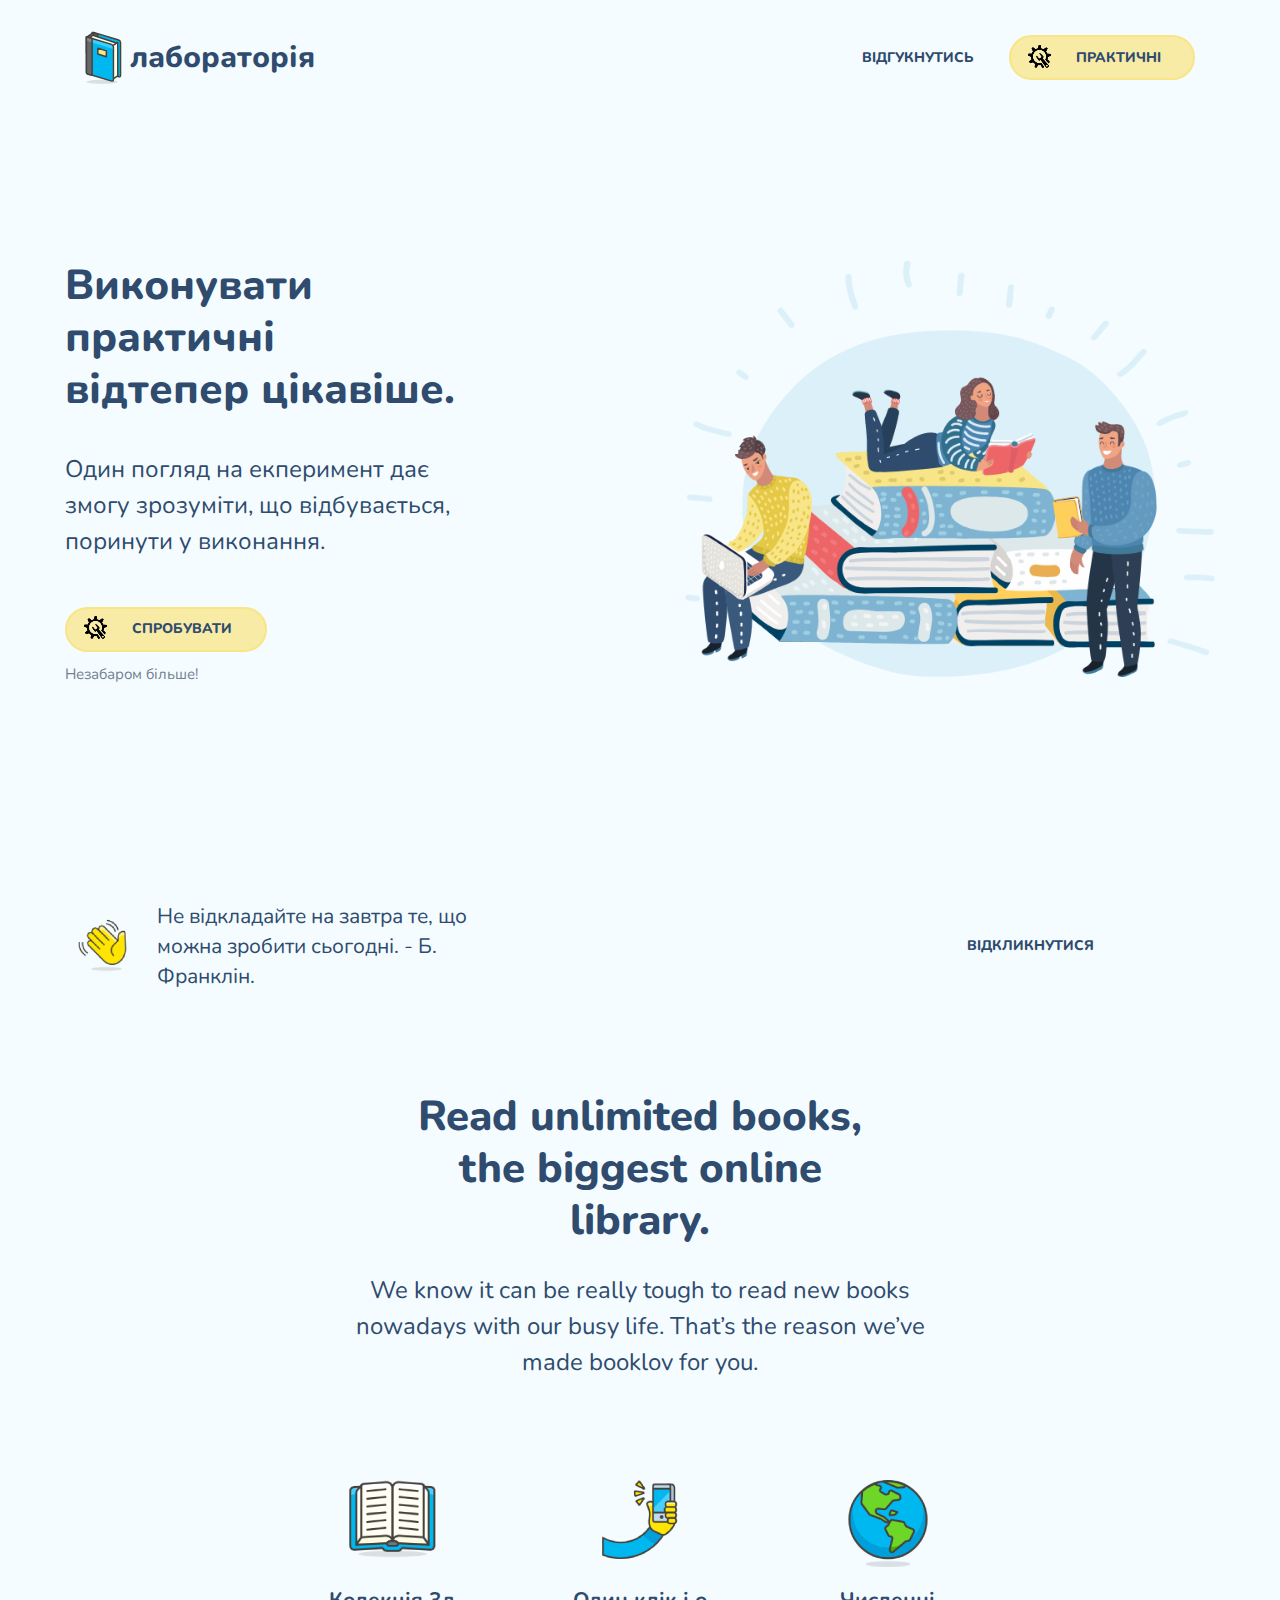
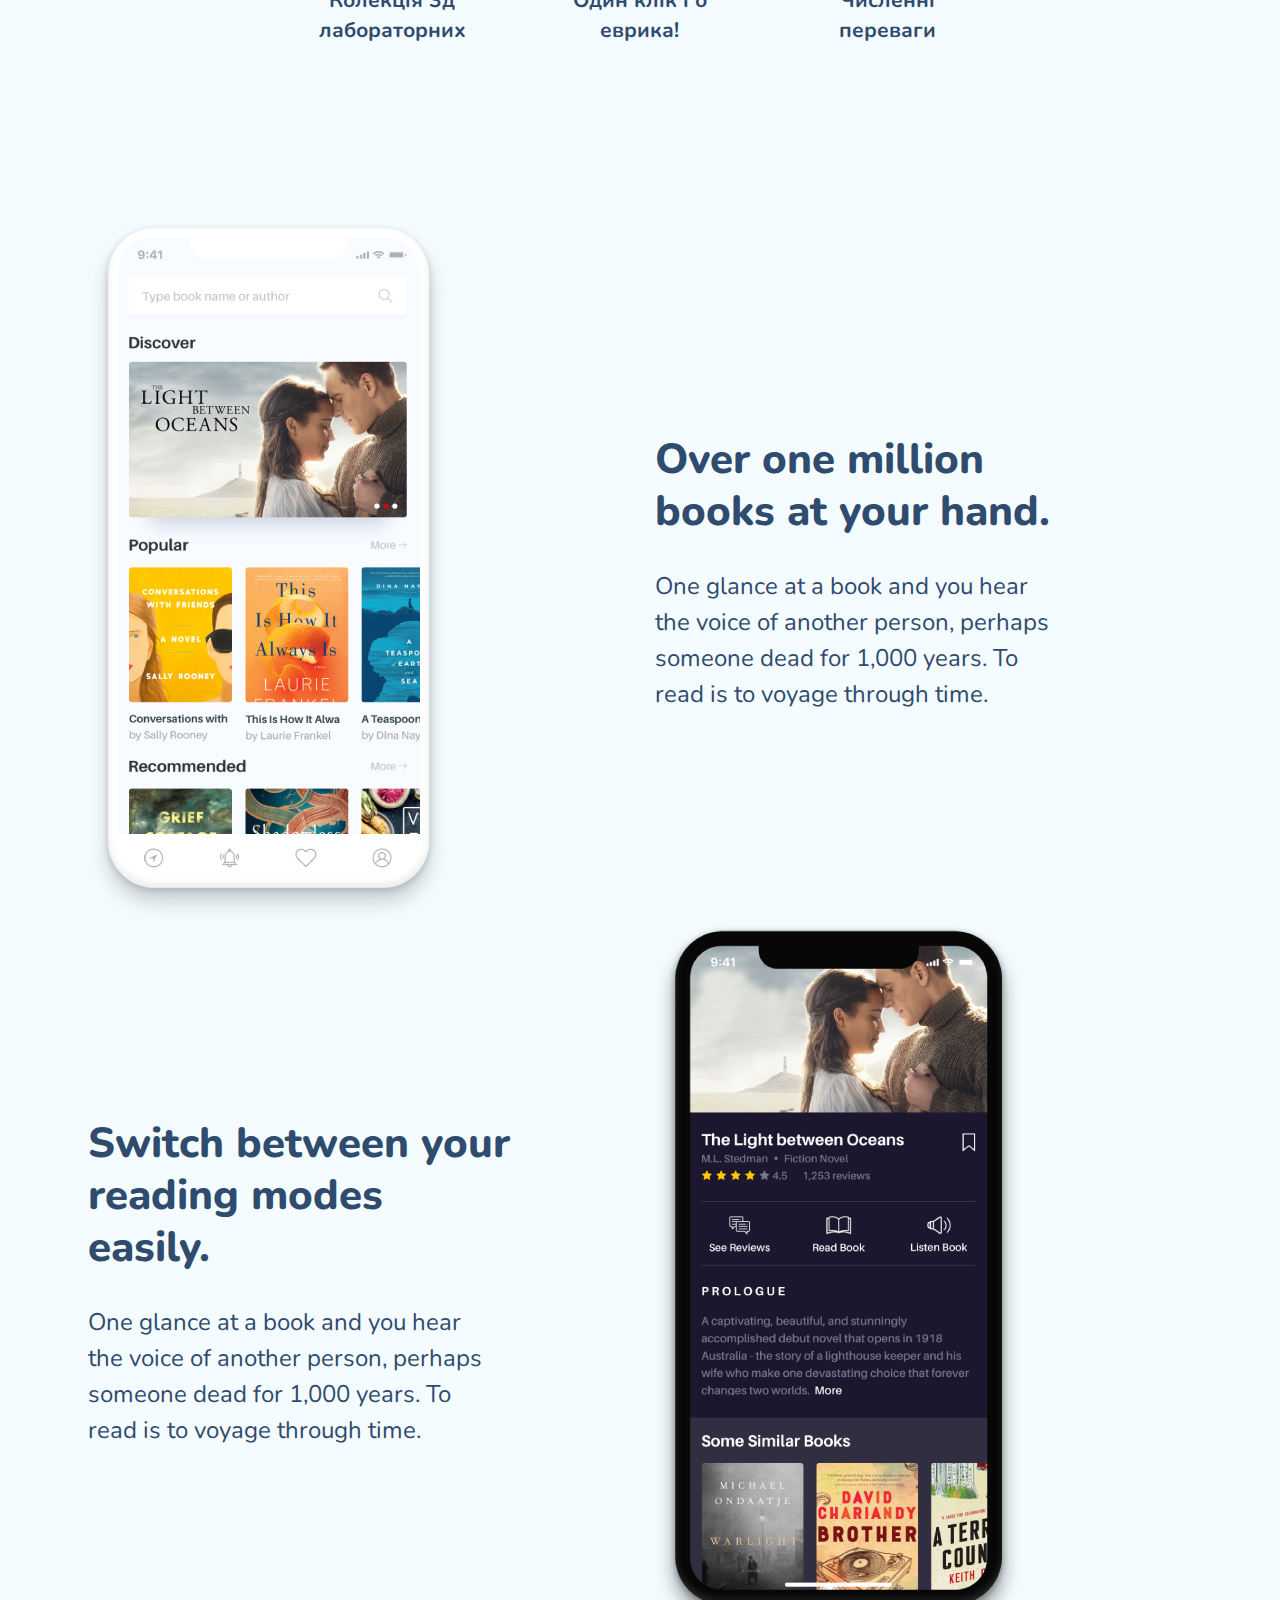
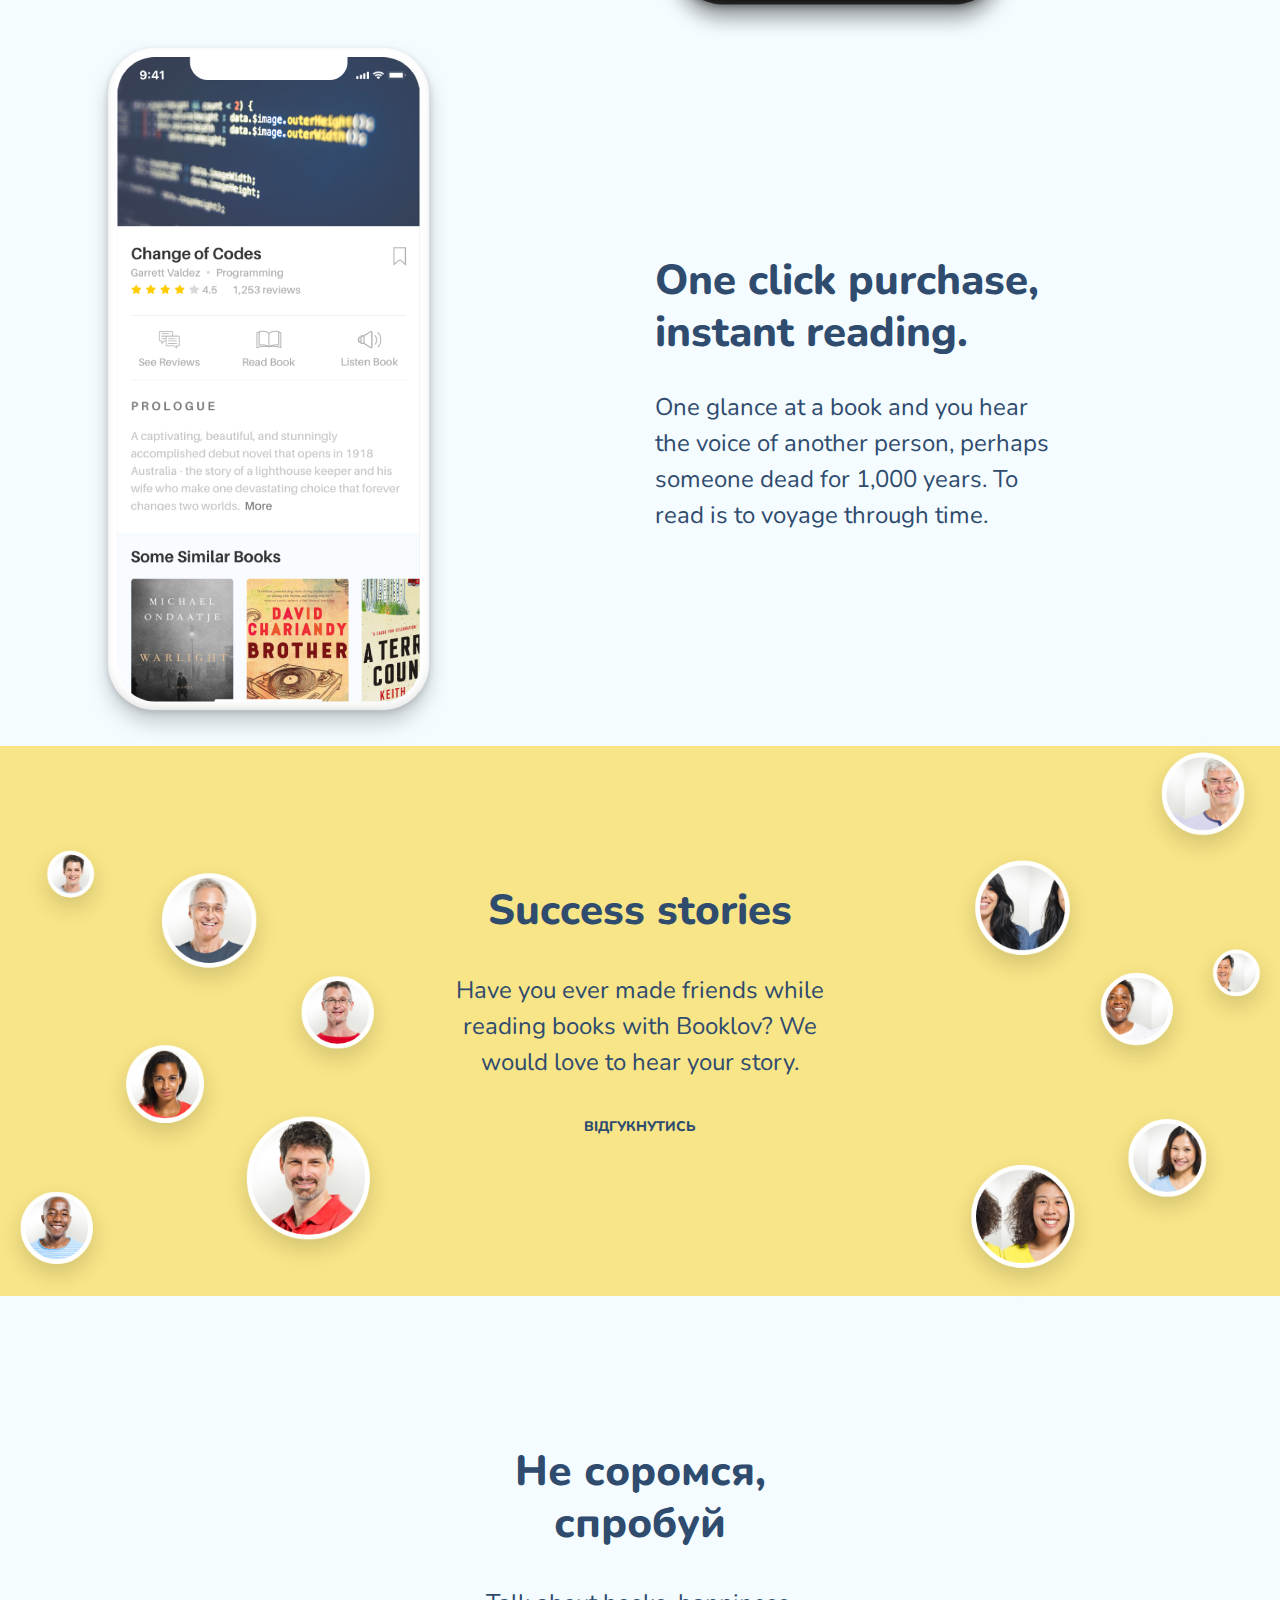
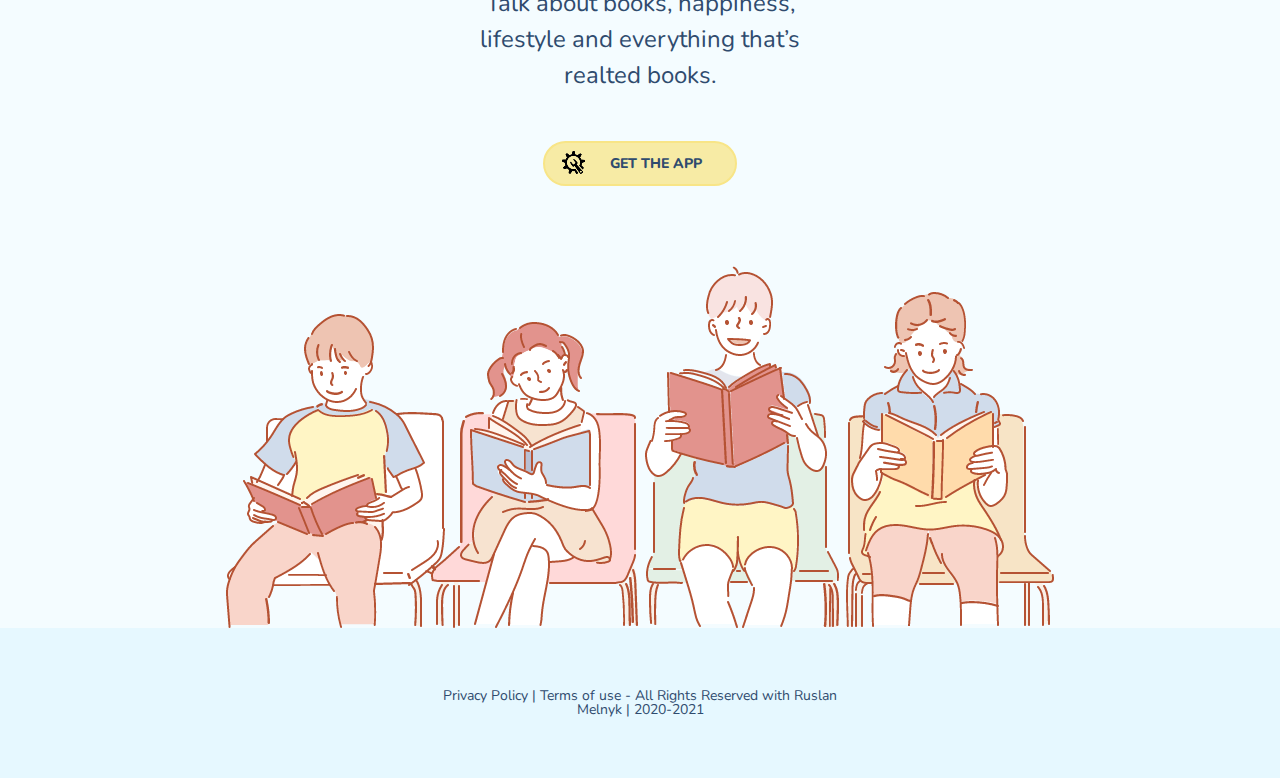
<file: index.html>
<!DOCTYPE html>
<html lang="ua">
<head>
    <meta charset="UTF-8">
    <meta name="viewport" content="width=device-width, user-scalable=no">
    <link rel="stylesheet" href="css/style.css">
    <link rel="shortcut icon" href="images/icons/1.svg" type="image/svg">
    <title>Головна</title>
</head>
<body>
    <div class="wrapper">
        <header class="header">
            <div class="header_container container">
                <div class="header_column header_first-column">
                    <a class="header_logo" href="index.html">
                        <img src="images/icons/1.svg" alt="header_logo" class="logo_image">
                        <div class="logo_text">лабораторія</div>
                    </a>
                </div>
                <div class="header_column header_second-column">
                    <div class="header_contacts">
                        <a class="contacts_telegram btn" href="https://t.me/jusikx_lab"><span>Відгукнутись</span></a>
                        <a class="contacts_app btn" href="test.html"><img src="images/icons/2-3 (2).png" alt="apple-app" class="app_icon"><span class="app_text">Практичні</span></a>
                    </div>
                </div>
            </div>
        </header>
        <div class="page-1">
            <section class="reading">
                <div class="reading_container">
                    <div class="reading_content">
                        <div class="title">
                            <div class="title_item">Виконувати практичні відтепер цікавіше.</div>
                            <div class="title_body">Один погляд на екперимент дає змогу зрозуміти, що відбувається, поринути у виконання.</div>
                            <div class="app_container app_container-hidden"><a class="title_app btn" href="test.html"><img src="images/icons/2-3 (2).png" alt="apple-app" class="app_icon"><span class="app_text">Спробувати</span></a></div>
                            <div class="title_sub-text">Незабаром більше!</div>
                        </div>
                    </div>
                    <div class="reading_image"><img src="images/reading_real-image.png" alt="reading_image" class="reading_real-image"></div>
                </div>
                <div class="reading_footer">
                    <div class="wish">
                        <img src="images/icons/Bitmap.png" alt="bitmap" class="wish_icon">
                        <div class="wish_text">Не відкладайте на завтра те, що можна зробити сьогодні. - Б. Франклін.</div>
                    </div>
                    <div class="app_container"><a class="telegram btn" href="https://t.me/jusikx_lab"><span>Відкликнутися</span></a></div>
                </div>
            </section>                                                                                                                                                              
            <section class="library">
                <div class="library_container">
                    <div class="library_content">
                        <div class="library_title title">
                            <div class="library_title-item title_item">Read unlimited books, the biggest online library.</div>
                            <div class="library_title-body title_body">We know it can be really tough to read new books nowadays with our busy life. That’s the reason we’ve made booklov for you.</div>
                        </div>
                    </div>
                    <div class="library_benefits">
                        <div class="benefits_column">
                            <div class="benefits_image"><img src="images/icons/21.png" alt="benefits_image" class="benefits_real-image"></div>
                            <div class="benefits_subtitle">Колекція 3д лабораторних</div>
                        </div>
                        <div class="benefits_column">
                            <div class="benefits_image"><img src="images/icons/22.png" alt="benefits_image" class="benefits_real-image"></div>
                            <div class="benefits_subtitle">Один клік і о еврика!</div>
                        </div>
                        <div class="benefits_column benefits_last-column">
                            <div class="benefits_image"><img src="images/icons/23.png" alt="benefits_image" class="benefits_real-image"></div>
                            <div class="benefits_subtitle">Численні переваги</div>
                        </div>
                    </div>
                </div>
            </section>
        </div>
        <div class="page-2">
            <section class="blocks">
                <div class="blocks_container-1">
                    <div class="blocks_block">
                        <div class="block_column">
                            <div class="block_image">
                                <img src="images/mob_1.png" alt="block_image" class="block_real-image">
                            </div>
                        </div>
                        <div class="block_column">
                            <div class="block_content">
                                <div class="block_title">Over one million books at your hand.</div>
                                <div class="block_text">One glance at a book and you hear the voice of another person, perhaps someone dead for 1,000 years. To read is to voyage through time.</div>
                            </div>
                        </div>
                    </div>
                    <div class="blocks_block">
                        <div class="block_column">
                            <div class="block_content">
                                <div class="block_title">Switch between your reading modes easily.</div>
                                <div class="block_text">One glance at a book and you hear the voice of another person, perhaps someone dead for 1,000 years. To read is to voyage through time.</div>
                            </div>
                        </div>
                        <div class="block_column">
                            <div class="block_image">
                                <img src="images/mob_2.png" alt="block_image" class="block_real-image">
                            </div>
                        </div>
                    </div>
                    <div class="blocks_block">
                        <div class="block_column">
                            <div class="block_image">
                                <img src="images/mob_3.png" alt="block_image" class="block_real-image">
                            </div>
                        </div>
                        <div class="block_column">
                            <div class="block_content">
                                <div class="block_title">One click purchase, instant reading. </div>
                                <div class="block_text">One glance at a book and you hear the voice of another person, perhaps someone dead for 1,000 years. To read is to voyage through time.</div>
                            </div>
                        </div>
                    </div>
                </div>
                <div class="blocks_container blocks_container-2">
                    <div class="blocks_block blocks_block-21">
                        <div class="block_image">
                            <img src="images/mob_1.png" alt="block_image" class="block_real-image">
                        </div>
                        <div class="block_image">
                            <img src="images/mob_2.png" alt="block_image" class="block_real-image">
                        </div>
                        <div class="block_image">
                            <img src="images/mob_3.png" alt="block_image" class="block_real-image">
                        </div>
                    </div>
                    <div class="blocks_block blocks_block-22">
                        <div class="block_content">
                            <div class="block_title">Over one million books at your hand.</div>
                            <div class="block_text">One glance at a book and you hear the voice of another person, perhaps someone dead for 1,000 years. To read is to voyage through time.</div>
                        </div>
                        <div class="block_content">
                            <div class="block_title">Switch between your reading modes easily.</div>
                            <div class="block_text">One glance at a book and you hear the voice of another person, perhaps someone dead for 1,000 years. To read is to voyage through time.</div>
                        </div>
                        <div class="block_content">
                            <div class="block_title">One click purchase, instant reading. </div>
                            <div class="block_text">One glance at a book and you hear the voice of another person, perhaps someone dead for 1,000 years. To read is to voyage through time.</div>
                        </div>
                    </div>
                </div>
            </section>
        </div>
        <div class="page-3">
            <section class="reviews">
                <div class="reviews_content">
                    <div class="reviews_container">
                        <div class="title_item">Success stories</div>
                        <div class="title_body">Have you ever made friends while reading books with Booklov? We would love to hear your story.</div>
                        <a class="contacts_telegram btn spec" href="https://t.me/jusikx_lab"><span>Відгукнутись</span></a>
                    </div>
                </div>
                <div class="reviews_icons">
                    <img src="images/bg.png" alt="reviews_icons" class="reviews_icon">
                </div>
            </section>
        </div>
        <div class="page-4">
            <section class="say-hi">
                <div class="say-hi_container">
                    <div class="title say-hi_title">
                        <div class="title_item">Не соромся, спробуй</div>
                        <div class="title_body">Talk about books, happiness, lifestyle and everything that’s realted books.</div>
                        <div class="app_container app_container-center"><a class="title_app btn" href="test.html"><img src="images/icons/2-3 (2).png" alt="apple-app" class="app_icon"><span class="app_text">Get The App</span></a></div>
                    </div>
                </div>
                <div class="page-4_picture">
                    <img src="images/footer-bg.png" alt="page-4_img" class="page-4_img">
                </div>
            </section>
        </div>
        <footer class="footer">
            <div class="footer_container">
                <div class="privacy-policy">Privacy Policy  |  Terms of use - All Rights Reserved with Ruslan Melnyk | 2020-2021</div>
            </div>
        </footer>
    </div>
</body>
</html>
</file>
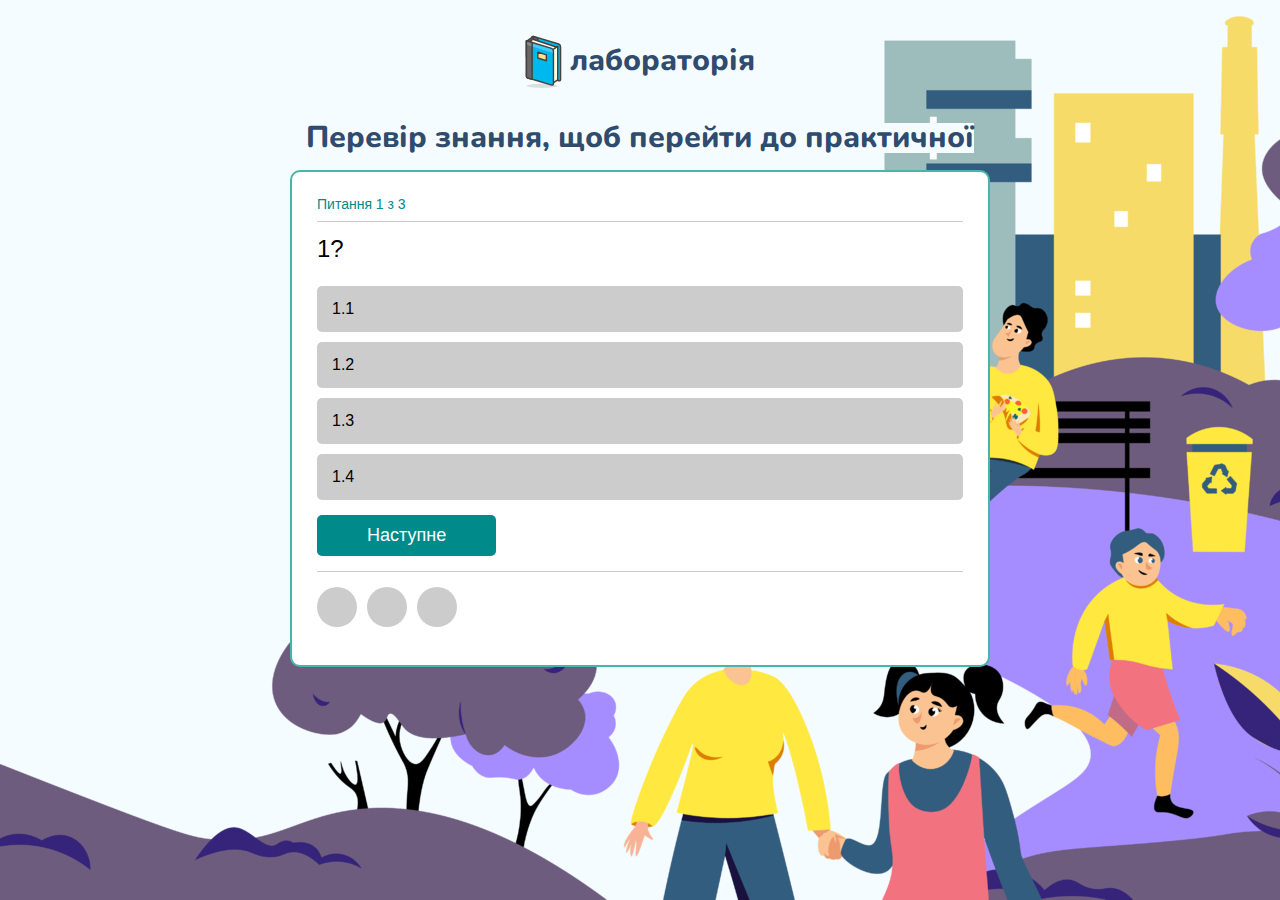
<file: game.html>
<!DOCTYPE html>
<html lang="ua">
<head>
    <meta charset="UTF-8">
    <meta name="viewport" content="width=device-width, user-scalable=no">
    <meta http-equiv="X-UA-Compatible" content="ie=edge">
    <title>Вікторина</title>
    <link rel="stylesheet" href="css/game.css">
    <link rel="shortcut icon" href="images/icons/1.svg" type="image/svg">
</head>
<body>
    <div class="wrapper">
        <header class="header">
            <div class="header_container">
                <div class="header_column">
                    <a class="header_logo" href="index.html">
                        <img src="images/icons/1.svg" alt="header_logo" class="logo_image">
                        <div class="logo_text">лабораторія</div>
                    </a>
                </div>
                <div class="header_column">
                    <div class="header_title">Перевір знання, щоб перейти до практичної</div>
                </div>
            </div>
        </header>
        <div class="quiz-over-modal">
            <div class="content">
                <h1>Добре</h1>
                <p class="pr">Ти відповів на
                    <span id="correct-answer"></span> з
                    <span id="number-of-all-questions-2"></span> питань
                </p>
                <button id="btn-try-again">Спробувати ще</button>
                <a id="btn-submit" class="hidden" href="gg.html">Перейти до практичної</a>
            </div>
        </div>
        <div class="quiz-container">
            <div class="question-number">
                <h3>Питання 
                    <span id="number-of-question"></span>
                    з
                    <span id="number-of-all-questions"></span>
                </h3>
            </div>
            <div id="question"></div>
            <div class="options">
                <div data-id="0" class="option option1"></div>
                <div data-id="1" class="option option2"></div>
                <div data-id="2" class="option option3"></div>
                <div data-id="3" class="option option4"></div>
            </div>
            <div class="button">
                <button id="btn-next">Наступне</button>
            </div>
            <div id="answers-tracker">
                
            </div>
        </div>
        <script src="js/game.js"></script>
    </div>
</body>
</html>
</file>
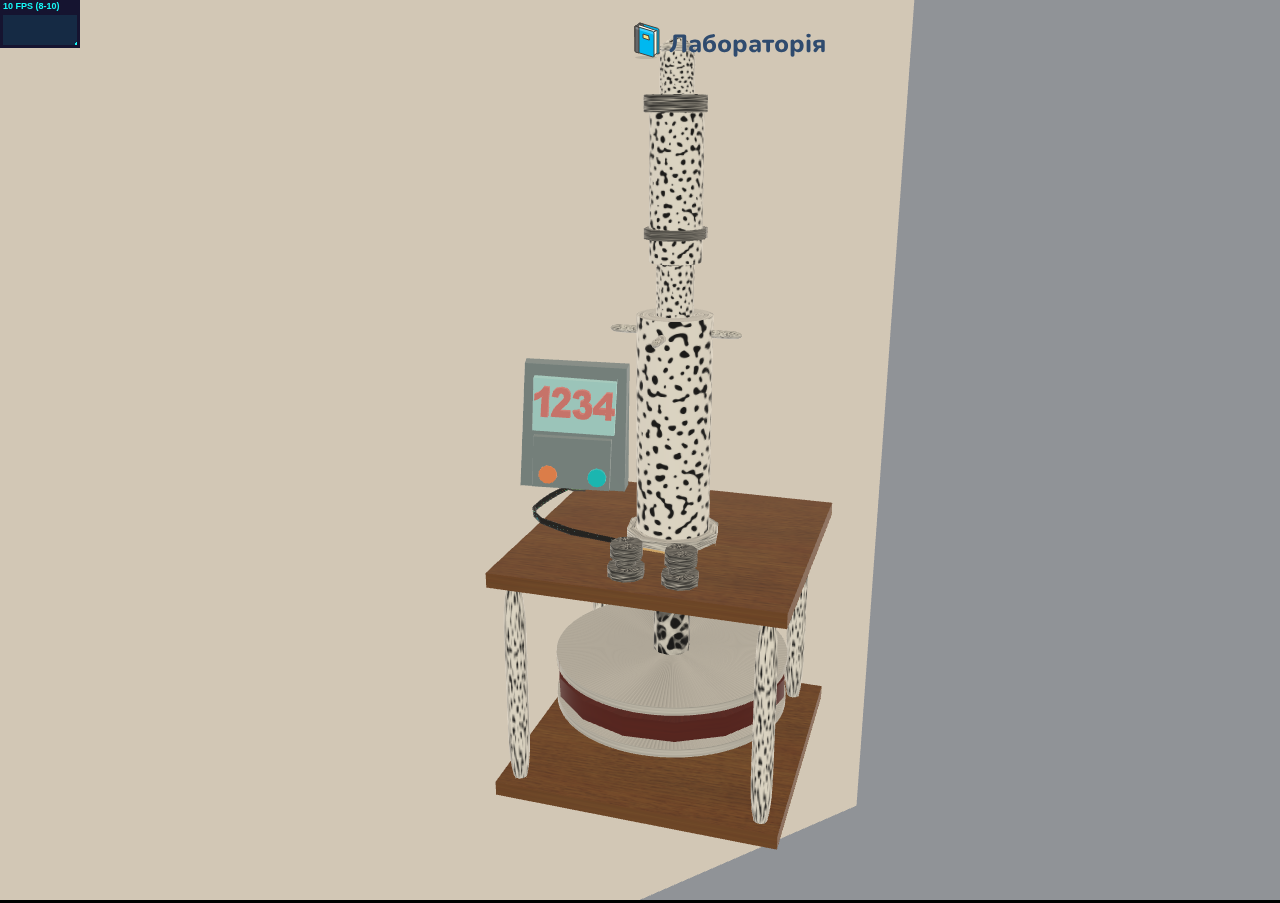
<file: gg.html>
<!DOCTYPE html>
<html lang="en">
	<head>
		<title>Лабораторна</title>
		<meta charset="utf-8">
		<meta name="viewport" content="width=device-width, user-scalable=no, minimum-scale=1.0, maximum-scale=1.0">
		<link rel="shortcut icon" href="images/icons/1.svg" type="image/svg">
		<style>
			@import url('https://fonts.googleapis.com/css2?family=Nunito:wght@400;700;800&display=swap');
			body {
				font-family: Monospace;
				background-color: #000;
				color: #fff;
				margin: 0px;
				overflow: hidden;
			}
			#info {
				color: #fff;
				position: absolute;
				top: 10px;
				width: 100%;
				text-align: center;
				z-index: 100;
				display:block;
			}
			#info a {
				color: #75ddc1;
				font-weight: bold;
			}
			.title{
				position: absolute;
				z-index: 100;
				color: #2f4b6e;
				font-weight: 800;
				font-size: 25px;
				left: 40%;
				top: 2%;
				font-family: 'Nunito', sans-serif;
			}
			.logo_image{
				position: absolute;
				z-index: 100;
				left: calc(100% - 35px);
				top: calc(2% - 5px);
			}
			.logo{
				cursor: pointer;
				position: absolute;
				z-index: 100;
				left: calc(55% - 35px);
				top: calc(3.5% - 5px);
			}
			
		</style>
	</head>

	<body>
		<a class="logo" href="index.html">
			<img src="images/icons/1.svg" alt="header_logo" class="logo_image">
			<div class="title">Лабораторія</div>
		</a>
		<script src="build/three.js"></script>

		<script src="js/controls/OrbitControls.js"></script>
		<script src="js/loaders/GLTFLoader.js"></script>

		<script src="js/pmrem/PMREMGenerator.js"></script>
		<script src="js/pmrem/PMREMCubeUVPacker.js"></script>

		<script src="js/WebGL.js"></script>
		<script src="js/libs/stats.min.js"></script>

		<script>

			if ( WEBGL.isWebGLAvailable() === false ) {

				document.body.appendChild( WEBGL.getWebGLErrorMessage() );

			}

			var container, stats, controls;
			var camera, scene, renderer;
			let myFuckenDisc;
			init();
			animate();

			function init() {

				container = document.createElement( 'div' );
				document.body.appendChild( container );

				camera = new THREE.PerspectiveCamera( 45, window.innerWidth / window.innerHeight, 0.25, 20 );
				camera.position.set( - 1.8, 0.9, 2.7 );

				controls = new THREE.OrbitControls( camera );
				controls.target.set( 0, - 0.2, - 0.2 );
				controls.update();

				scene = new THREE.Scene();

				var urls = [ 'px.jpg', 'nx.jpg', 'py.jpg', 'ny.jpg', 'pz.jpg', 'nz.jpg' ];
				var loader = new THREE.CubeTextureLoader().setPath( 'textures/cube/skybox/' );
				loader.load( urls, function ( texture ) {

					var pmremGenerator = new THREE.PMREMGenerator( texture );
					pmremGenerator.update( renderer );

					var pmremCubeUVPacker = new THREE.PMREMCubeUVPacker( pmremGenerator.cubeLods );
					pmremCubeUVPacker.update( renderer );

					var envMap = pmremCubeUVPacker.CubeUVRenderTarget.texture;

					// model

					var loader = new THREE.GLTFLoader().setPath( 'models/' );
					loader.load( 'Main6.glb', function ( gltf ) {

						gltf.scene.traverse( function ( child ) {

							if ( child.isMesh ) {

								child.material.envMap = envMap;

							}

						} );

						scene.add( gltf.scene );
						gltf.scene.scale.set(0.0045, 0.0045, 0.0045);
						gltf.scene.position.set(0,-1.2,0);
						gltf.scene.rotation.y += 1.5;
					} );


					loader.load( 'Circle7.glb', function ( gltf2 ) {

					gltf2.scene.traverse( function ( child ) {

						if ( child.isMesh ) {

							child.material.envMap = envMap;

						}

					} );

					scene.add( gltf2.scene );
					myFuckenDisc = gltf2.scene;
					gltf2.scene.scale.set(0.0045, 0.0045, 0.0045);
					gltf2.scene.position.set(0,-1.2,0);
					gltf2.scene.rotation.y += 1.5;
					} );















					pmremGenerator.dispose();
					pmremCubeUVPacker.dispose();

					scene.background = texture;

				} );

				renderer = new THREE.WebGLRenderer( { antialias: true } );
				renderer.setPixelRatio( window.devicePixelRatio );
				renderer.setSize( window.innerWidth, window.innerHeight );
				renderer.gammaOutput = true;
				container.appendChild( renderer.domElement );

				window.addEventListener( 'resize', onWindowResize, false );

				// stats
				stats = new Stats();
				container.appendChild( stats.dom );

			}

			function onWindowResize() {

				camera.aspect = window.innerWidth / window.innerHeight;
				camera.updateProjectionMatrix();

				renderer.setSize( window.innerWidth, window.innerHeight );

			}

			//
			
			function animate() {
				

				requestAnimationFrame( animate );

				renderer.render( scene, camera );

				stats.update();

				
				if(myFuckenDisc) {myFuckenDisc.rotation.y += 0.01;};
			}

		</script>

	</body>
</html>
</file>
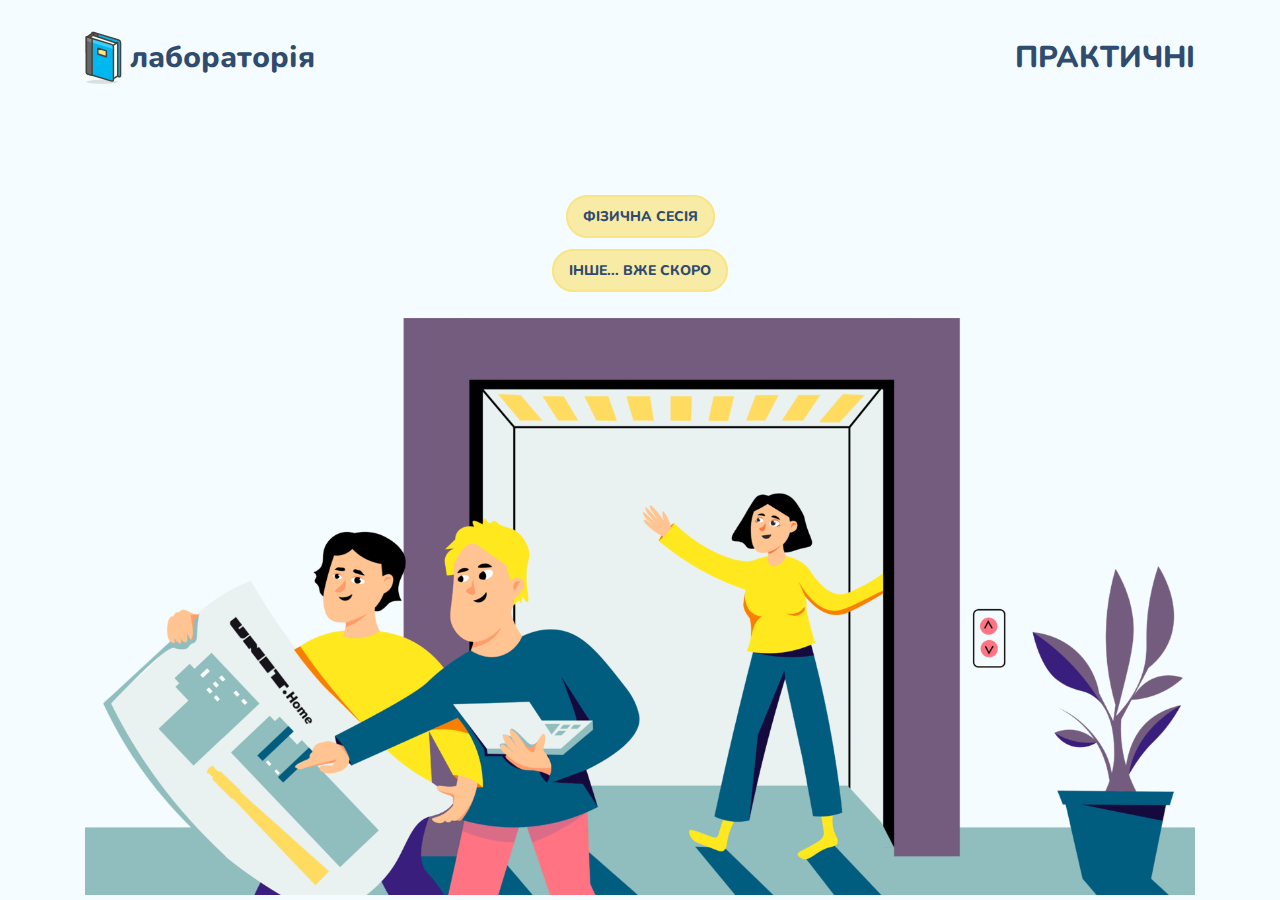
<file: test.html>
<!DOCTYPE html>
<html lang="ua">
    <head>
        <meta charset="UTF-8">
        <meta name="viewport" content="width=device-width, user-scalable=no">
        <title>Меню</title>
        <link rel="stylesheet" href="css/test.css">
        <link rel="shortcut icon" href="images/icons/1.svg" type="image/svg">
    </head>
    <body>
        <header class="header">
            <div class="header_container">
                <div class="header_column">
                    <a class="header_logo" href="index.html">
                        <img src="images/icons/1.svg" alt="header_logo" class="logo_image">
                        <div class="logo_text">лабораторія</div>
                    </a>
                </div>
                <div class="header_column">
                    <div class="header_title">Практичні</div>
                </div>
            </div>
        </header>
        <main>
            <div class="main_container">
                <div class="link_wrapper">
                    <div class="link_container">
                        <a class="main_button" href="game.html">Фізична сесія</a>
                    </div>
                    <div class="link_container">
                        <a class="main_button" href="#">Інше... вже скоро</a>
                    </div>
                </div>
                <img src="images/menu-bg.png" class="menu-bg">
            </div>
        </main>
    </body>
</html>
</file>
<file: css/style.css>
@import url("https://fonts.googleapis.com/css2?family=Nunito:wght@400;700;800&display=swap");
.header {
  position: relative;
  padding: 35px 0 0 0;
  width: 100%;
}

@media (max-width: 1024px) {
  .header {
    padding: 20px 0 0 0;
  }
}

@media (max-width: 768px) {
  .header {
    padding: 15px 0 0 0;
  }
}

.header_container {
  max-width: 1130px;
  height: 45px;
  padding: 0 10px;
  display: -webkit-box;
  display: -ms-flexbox;
  display: flex;
  -webkit-box-align: center;
      -ms-flex-align: center;
          align-items: center;
  -webkit-box-pack: justify;
      -ms-flex-pack: justify;
          justify-content: space-between;
  margin: 0 auto;
}

@media (max-width: 768px) {
  .header_container {
    padding: 0 20px;
  }
}

.header_column {
  -webkit-box-flex: 0;
      -ms-flex: 0 1 auto;
          flex: 0 1 auto;
}

.header_logo {
  display: -webkit-box;
  display: -ms-flexbox;
  display: flex;
  -webkit-box-align: center;
      -ms-flex-align: center;
          align-items: center;
  -webkit-box-pack: center;
      -ms-flex-pack: center;
          justify-content: center;
}

.header_contacts {
  display: -webkit-box;
  display: -ms-flexbox;
  display: flex;
  -webkit-box-align: center;
      -ms-flex-align: center;
          align-items: center;
  -webkit-box-pack: center;
      -ms-flex-pack: center;
          justify-content: center;
}

.logo_image {
  -webkit-box-flex: 0;
      -ms-flex: 0 0 37px;
          flex: 0 0 37px;
  margin: 0 8px 0 0;
  max-width: 100%;
}

@media (max-width: 320px) {
  .logo_image {
    margin: 0 5px 0 0;
  }
}

.logo_text {
  color: #2f4b6e;
  font-family: 'Nunito', sans-serif;
  font-weight: 800;
  font-size: 30px;
}

@media (max-width: 450px) {
  .logo_text {
    font-size: 23px;
  }
}

@media (max-width: 405px) {
  .logo_text {
    font-size: 30px;
  }
}

@media (max-width: 405px) {
  .contacts_telegram {
    margin: 15px 0 0 0;
  }
}

@media (max-width: 610px) {
  .contacts_telegram {
    margin: 15px 0 0 0;
  }
}

.contacts_app {
  border: 2px solid #f8e587;
  background: rgba(248, 229, 135, 0.75);
  margin: 0 0 0 35px;
  padding: 0 32.5px 0 17px;
  -webkit-transition-duration: 0.35s;
          transition-duration: 0.35s;
}

@media (max-width: 768px) {
  .contacts_app {
    background: #f8e587;
  }
}

.app_icon {
  margin: -3px 0 0 0;
  max-width: 20%;
}

.app_text {
  padding: 0 0 0 25px;
  color: #2f4b6e;
  font-family: 'Nunito', sans-serif;
  font-weight: 800;
  text-transform: uppercase;
  font-size: 14px;
  position: relative;
  z-index: 1;
}

@media (max-width: 610px) {
  .contacts_telegram {
    -webkit-box-ordinal-group: 3;
        -ms-flex-order: 2;
            order: 2;
  }
  .contacts_app {
    -webkit-box-ordinal-group: 2;
        -ms-flex-order: 1;
            order: 1;
    margin: 0;
  }
  .header_contacts {
    -webkit-box-orient: vertical;
    -webkit-box-direction: normal;
        -ms-flex-direction: column;
            flex-direction: column;
    margin-top: 65px;
  }
}

@media (max-width: 405px) {
  .header_container {
    -webkit-box-orient: vertical;
    -webkit-box-direction: normal;
        -ms-flex-direction: column;
            flex-direction: column;
  }
  .header_contacts {
    -webkit-box-orient: vertical;
    -webkit-box-direction: normal;
        -ms-flex-direction: column;
            flex-direction: column;
    margin-top: 20px;
  }
}

@media (min-width: 769px) {
  .contacts_telegram:hover {
    border: 2px solid #d0dceb;
    padding: 0 32.5px 0 32.5px;
  }
  .contacts_app:hover {
    background-color: #f8e587;
  }
}

.footer {
  width: 100%;
  background-color: #e6f8ff;
  margin: 22px 0 0 0;
}

.footer_container {
  max-width: 440px;
  height: 150px;
  margin: -25px auto;
  padding: 0 20px;
  display: -webkit-box;
  display: -ms-flexbox;
  display: flex;
  -webkit-box-orient: vertical;
  -webkit-box-direction: normal;
      -ms-flex-direction: column;
          flex-direction: column;
  -webkit-box-align: center;
      -ms-flex-align: center;
          align-items: center;
  -webkit-box-pack: center;
      -ms-flex-pack: center;
          justify-content: center;
}

@media (max-width: 1024px) {
  .footer_container {
    height: auto;
  }
}

.privacy-policy {
  text-align: center;
  color: #2f4b6e;
  font-family: 'Nunito', sans-serif;
  font-size: 14px;
  font-weight: 400;
  padding: 50px 0 50px 0;
}

* {
  padding: 0;
  margin: 0;
  border: 0;
}

*, *:before, *:after {
  -webkit-box-sizing: border-box;
          box-sizing: border-box;
}

:focus, :active {
  outline: none;
}

a:focus, a:active {
  outline: none;
}

nav, footer, header, aside {
  display: block;
}

html, body {
  height: 100%;
  width: 100%;
  font-size: 100%;
  line-height: 1;
  font-size: 14px;
  -webkit-text-size-adjust: 100%;
     -moz-text-size-adjust: 100%;
      -ms-text-size-adjust: 100%;
          text-size-adjust: 100%;
}

input, button, textarea {
  font-family: inherit;
}

input::-ms-clear {
  display: none;
}

button {
  cursor: pointer;
}

button::-moz-focus-inner {
  padding: 0;
  border: 0;
}

a, a:visited {
  text-decoration: none;
}

a:hover {
  text-decoration: none;
}

ul li {
  list-style: none;
}

h1, h2, h3, h4, h5, h6 {
  font-size: inherit;
  font-weight: 400;
}

body {
  background-color: #f4fcff;
}

.reading {
  margin: 145px 0 0 0;
  width: 100%;
}

@media (max-width: 1024px) {
  .reading {
    margin: 100px 0 0 0;
  }
}

@media (max-width: 920px) {
  .reading {
    margin: 85px 0 0 0;
  }
}

@media (max-width: 768px) {
  .reading {
    margin: 60px 0 0 0;
  }
}

@media (max-width: 610px) {
  .reading {
    margin: 80px 0 0 0;
  }
}

@media (max-width: 405px) {
  .reading {
    margin: 125px 0 0 0;
  }
}

.reading_container {
  display: -webkit-box;
  display: -ms-flexbox;
  display: flex;
  height: 490px;
  max-width: 1190px;
  padding: 0 20px;
  -webkit-box-align: center;
      -ms-flex-align: center;
          align-items: center;
  -webkit-box-pack: justify;
      -ms-flex-pack: justify;
          justify-content: space-between;
  margin: 0 auto;
}

@media (max-width: 768px) {
  .reading_container {
    padding: 0 20px;
    -webkit-box-align: start;
        -ms-flex-align: start;
            align-items: flex-start;
  }
}

.reading_content {
  -webkit-box-flex: 0;
      -ms-flex: 0 1 50%;
          flex: 0 1 50%;
}

@media (max-width: 768px) {
  .reading_content {
    -webkit-box-flex: 0;
        -ms-flex: 0 1 100%;
            flex: 0 1 100%;
  }
}

.reading_image {
  padding: 0 0 0 45px;
  -webkit-box-flex: 0;
      -ms-flex: 0 1 50%;
          flex: 0 1 50%;
}

@media (max-width: 768px) {
  .reading_image {
    display: none;
  }
}

.reading_real-image {
  width: 100%;
  height: 100%;
  -o-object-fit: cover;
     object-fit: cover;
}

@media (max-width: 768px) {
  .reading_real-image {
    display: none;
  }
}

.title {
  display: -webkit-box;
  display: -ms-flexbox;
  display: flex;
  -webkit-box-orient: vertical;
  -webkit-box-direction: normal;
      -ms-flex-direction: column;
          flex-direction: column;
}

@media (max-width: 768px) {
  .title {
    -webkit-box-align: center;
        -ms-flex-align: center;
            align-items: center;
    -webkit-box-pack: center;
        -ms-flex-pack: center;
            justify-content: center;
  }
}

.title_item {
  max-width: 400px;
  color: #2f4b6e;
  font-family: 'Nunito', sans-serif;
  font-size: 42px;
  font-weight: 800;
  line-height: 52px;
}

@media (max-width: 920px) {
  .title_item {
    font-size: 38px;
  }
}

@media (max-width: 610px) {
  .title_item {
    font-size: 35px;
    line-height: 41px;
  }
}

@media (max-width: 405px) {
  .title_item {
    font-size: 30px;
    line-height: 40px;
  }
}

.title_body {
  padding: 35px 0 0 0;
  max-width: 417px;
  color: #2f4b6e;
  font-family: 'Nunito', sans-serif;
  font-size: 24px;
  font-weight: 400;
  line-height: 36px;
}

@media (max-width: 920px) {
  .title_body {
    font-size: 20px;
    padding: 15px 0 0 0;
  }
}

.title_app {
  margin: 48px 0 0 0;
  border: 2px solid #f8e587;
  background: rgba(248, 229, 135, 0.75);
  padding: 0 32.5px 0 17px;
  -webkit-transition-duration: 0.35s;
          transition-duration: 0.35s;
}

@media (max-width: 768px) {
  .title_app {
    background: #f8e587;
  }
}

@media (max-width: 920px) {
  .title_app {
    margin: 33px 0 0 0;
  }
}

@media (max-width: 414px) {
  .title .app_container-hidden {
    visibility: hidden;
  }
}

@media (min-width: 769px) {
  .title .title_app:hover {
    background-color: #f8e587;
  }
}

.title_sub-text {
  margin: 15px 0 0 0;
  max-width: 233px;
  height: 14px;
  color: #738091;
  font-family: 'Nunito', sans-serif;
  font-size: 15px;
  font-weight: 400;
}

@media (max-width: 920px) {
  .title_sub-text {
    font-size: 13px;
  }
}

.btn {
  display: -webkit-box;
  display: -ms-flexbox;
  display: flex;
  -webkit-box-align: center;
      -ms-flex-align: center;
          align-items: center;
  -webkit-box-pack: center;
      -ms-flex-pack: center;
          justify-content: center;
  height: 45px;
  border-radius: 31px;
  display: flex;
  align-items: center;
  justify-content: center;
  height: 45px;
  -webkit-transition-duration: 0.35s;
          transition-duration: 0.35s;
}

.btn span {
  color: #2f4b6e;
  font-family: 'Nunito', sans-serif;
  font-weight: 800;
  text-transform: uppercase;
  font-size: 14px;
  position: relative;
  z-index: 1;
}

.app_container {
  display: -webkit-box;
  display: -ms-flexbox;
  display: flex;
  min-width: 236px;
  -webkit-box-align: center;
      -ms-flex-align: center;
          align-items: center;
}

@media (max-width: 768px) {
  .app_container {
    -webkit-box-pack: center;
        -ms-flex-pack: center;
            justify-content: center;
  }
}

@media (max-width: 610px) {
  .app_container {
    -webkit-box-ordinal-group: 2;
        -ms-flex-order: 1;
            order: 1;
  }
}

.reading_footer {
  max-width: 1145px;
  height: 61px;
  display: -webkit-box;
  display: -ms-flexbox;
  display: flex;
  -webkit-box-align: center;
      -ms-flex-align: center;
          align-items: center;
  -webkit-box-pack: justify;
      -ms-flex-pack: justify;
          justify-content: space-between;
  margin: 200px auto 0 auto;
  padding: 0 10px 0 10px;
}

@media (max-width: 768px) {
  .reading_footer {
    padding: 0 20px;
    -webkit-box-align: start;
        -ms-flex-align: start;
            align-items: flex-start;
    margin: -80px auto 0 auto;
  }
}

@media (max-width: 610px) {
  .reading_footer {
    -webkit-box-orient: vertical;
    -webkit-box-direction: normal;
        -ms-flex-direction: column;
            flex-direction: column;
    -webkit-box-align: center;
        -ms-flex-align: center;
            align-items: center;
    -webkit-box-pack: center;
        -ms-flex-pack: center;
            justify-content: center;
  }
}

@media (max-width: 405px) {
  .reading_footer {
    margin: -105px auto 0 auto;
  }
}

.wish {
  display: -webkit-box;
  display: -ms-flexbox;
  display: flex;
  -webkit-box-align: center;
      -ms-flex-align: center;
          align-items: center;
  -webkit-box-pack: center;
      -ms-flex-pack: center;
          justify-content: center;
}

@media (max-width: 610px) {
  .wish {
    -webkit-box-ordinal-group: 3;
        -ms-flex-order: 2;
            order: 2;
    margin-top: 15px;
  }
}

.wish_text {
  max-width: 350px;
  color: #2f4b6e;
  font-family: 'Nunito', sans-serif;
  font-size: 21px;
  font-weight: 400;
  line-height: 30px;
}

@media (max-width: 920px) {
  .wish_text {
    font-size: 17px;
    line-height: 28px;
  }
}

@media (max-width: 610px) {
  .wish_text {
    font-size: 15px;
    line-height: 25px;
  }
}

@media (max-width: 405px) {
  .wish_text {
    font-size: 13px;
    line-height: 22px;
  }
}

.wish_icon {
  max-width: 100%;
  max-height: 53px;
  margin: 0 30px 0 0;
  -o-object-fit: cover;
     object-fit: cover;
}

@media (max-width: 610px) {
  .wish_icon {
    margin: 0 20px 0 0;
  }
}

@media (min-width: 769px) {
  .telegram:hover {
    border: 2px solid #d0dceb;
    padding: 0 32.5px 0 32.5px;
  }
}

@media (max-width: 320px) {
  .telegram {
    border: 2px solid #d0dceb;
    padding: 0 32.5px 0 32.5px;
  }
}

.library {
  margin: 115px 0 0 0;
}

@media (max-width: 405px) {
  .library {
    margin: 85px 0 0 0;
  }
}

.library_container {
  max-width: 750px;
  height: 475px;
  padding: 0 20px;
  margin: 0 auto;
  display: -webkit-box;
  display: -ms-flexbox;
  display: flex;
  -webkit-box-orient: vertical;
  -webkit-box-direction: normal;
      -ms-flex-direction: column;
          flex-direction: column;
  -webkit-box-align: center;
      -ms-flex-align: center;
          align-items: center;
  -webkit-box-pack: justify;
      -ms-flex-pack: justify;
          justify-content: space-between;
}

.library_title {
  text-align: center;
}

.library_title-item {
  margin: 0 auto;
  max-width: 505px;
}

.library_title-body {
  max-width: 580px;
  padding: 25px 0 0 0;
}

.library_benefits {
  margin: 100px -17.5px 0 -17.5px;
  display: -webkit-box;
  display: -ms-flexbox;
  display: flex;
  -webkit-box-align: center;
      -ms-flex-align: center;
          align-items: center;
  -webkit-box-pack: center;
      -ms-flex-pack: center;
          justify-content: center;
}

@media (max-width: 610px) {
  .library_benefits {
    -webkit-box-orient: vertical;
    -webkit-box-direction: normal;
        -ms-flex-direction: column;
            flex-direction: column;
  }
}

@media (max-width: 405px) {
  .library_benefits {
    margin: 0;
  }
}

.benefits_column {
  -webkit-box-flex: 0;
      -ms-flex: 0 1 33.333%;
          flex: 0 1 33.333%;
  height: 165px;
  display: -webkit-box;
  display: -ms-flexbox;
  display: flex;
  -webkit-box-orient: vertical;
  -webkit-box-direction: normal;
      -ms-flex-direction: column;
          flex-direction: column;
  text-align: center;
  padding: 0 35px;
}

@media (max-width: 610px) {
  .benefits_column {
    margin: 35px 0 0 0;
    padding: 0;
  }
}

.benefits_image {
  -webkit-box-flex: 1;
      -ms-flex: 1 1 auto;
          flex: 1 1 auto;
}

.benefits_real-image {
  max-width: 100%;
  -o-object-fit: cover;
     object-fit: cover;
}

.benefits_subtitle {
  max-width: 178px;
  color: #2f4b6e;
  font-family: 'Nunito', sans-serif;
  font-size: 21px;
  font-weight: 700;
  line-height: 30px;
}

@media (max-width: 920px) {
  .benefits_subtitle {
    font-size: 17px;
    line-height: 27px;
  }
}

.benefits_last-column {
  margin: 0;
}

@media (max-width: 610px) {
  .benefits_last-column {
    margin: 35px 0 0 0;
  }
}

.blocks {
  margin: 255px 0 0 0;
}

@media (max-width: 768px) {
  .blocks {
    margin: 150px 0 0 0;
  }
}

@media (max-width: 610px) {
  .blocks {
    margin: 550px 0 0 0;
  }
}

.blocks_container-1, .blocks_container-2 {
  max-width: 1145px;
  padding: 0 20px;
  margin: 0 auto;
  display: -webkit-box;
  display: -ms-flexbox;
  display: flex;
  -webkit-box-orient: vertical;
  -webkit-box-direction: normal;
      -ms-flex-direction: column;
          flex-direction: column;
}

.blocks_block {
  display: -webkit-box;
  display: -ms-flexbox;
  display: flex;
  margin: 0 -15px;
  -webkit-box-align: center;
      -ms-flex-align: center;
          align-items: center;
}

.blocks_block-22 {
  -webkit-box-ordinal-group: 2;
      -ms-flex-order: 1;
          order: 1;
}

@media (max-width: 405px) {
  .blocks_block-22 {
    margin: -40px 0 0 0;
  }
}

.blocks_block-21 {
  -webkit-box-ordinal-group: 3;
      -ms-flex-order: 2;
          order: 2;
  margin: 50px 0 0 0;
}

@media (max-width: 405px) {
  .blocks_block-21 {
    display: none;
  }
}

.block_column {
  -webkit-box-flex: 0;
      -ms-flex: 0 1 50%;
          flex: 0 1 50%;
  padding: 0 15px;
}

@media (max-width: 610px) {
  .block_column {
    margin: 0 -10px;
  }
}

@media (max-width: 610px) {
  .block_content {
    text-align: center;
    padding: 0 10px;
    margin: 40px 0 0 0;
  }
}

.block_title {
  max-width: 425px;
  color: #2f4b6e;
  font-family: 'Nunito', sans-serif;
  font-size: 42px;
  font-weight: 800;
  line-height: 52px;
}

@media (max-width: 920px) {
  .block_title {
    font-size: 38px;
  }
}

@media (max-width: 610px) {
  .block_title {
    font-size: 35px;
    line-height: 41px;
  }
}

@media (max-width: 405px) {
  .block_title {
    font-size: 30px;
    line-height: 40px;
  }
}

.block_text {
  max-width: 398px;
  color: #2f4b6e;
  font-family: 'Nunito', sans-serif;
  font-size: 24px;
  font-weight: 400;
  line-height: 36px;
  margin: 30px 0 0 0;
}

@media (max-width: 920px) {
  .block_text {
    font-size: 20px;
    padding: 15px 0 0 0;
  }
}

@media (max-width: 768px) {
  .block_text {
    margin: 10px 0 0 0;
  }
}

.block_real-image {
  max-width: 100%;
  -o-object-fit: cover;
     object-fit: cover;
}

@media (max-width: 610px) {
  .blocks_container-1 {
    display: none;
  }
  .blocks_block-22 {
    -webkit-box-orient: vertical;
    -webkit-box-direction: normal;
        -ms-flex-direction: column;
            flex-direction: column;
  }
}

@media (min-width: 611px) {
  .blocks_container-2 {
    display: none;
  }
}

.page-3 {
  background-color: #f8e587;
}

.reviews {
  display: -webkit-box;
  display: -ms-flexbox;
  display: flex;
  -webkit-box-pack: center;
      -ms-flex-pack: center;
          justify-content: center;
  -webkit-box-align: center;
      -ms-flex-align: center;
          align-items: center;
}

@media (max-width: 1024px) {
  .reviews_content {
    margin: 50px 0 0 0;
    padding: 50px 0;
  }
}

@media (max-width: 405px) {
  .reviews_content {
    margin: 0;
    padding: 50px 0;
  }
}

.reviews_container {
  max-width: 520px;
  padding: 0 10px 8px 10px;
  margin: 0 auto;
  display: -webkit-box;
  display: -ms-flexbox;
  display: flex;
  -webkit-box-orient: vertical;
  -webkit-box-direction: normal;
      -ms-flex-direction: column;
          flex-direction: column;
  -webkit-box-align: center;
      -ms-flex-align: center;
          align-items: center;
  text-align: center;
  -webkit-box-pack: center;
      -ms-flex-pack: center;
          justify-content: center;
  height: 550px;
}

@media (max-width: 1024px) {
  .reviews_container {
    height: auto;
  }
}

.reviews_icons {
  position: absolute;
  margin: 0 auto 0 auto;
}

@media (max-width: 1024px) {
  .reviews_icons {
    display: none;
  }
}

.reviews_icon {
  max-width: 100%;
  -o-object-fit: cover;
     object-fit: cover;
}

@media (min-width: 769px) {
  .messanger:hover {
    border: 2px solid #2f4b6e;
    padding: 0 32.5px 0 32.5px;
  }
}

.messanger {
  margin: 44px 0 0 0;
}

@media (max-width: 768px) {
  .messanger {
    border: 2px solid #2f4b6e;
    padding: 0 32.5px 0 32.5px;
  }
}

.say-hi {
  margin: 150px 0 0 0;
}

@media (max-width: 1024px) {
  .say-hi {
    margin: 100px 0 0 0;
  }
}

@media (max-width: 405px) {
  .say-hi {
    margin: 70px 0 0 0;
  }
}

.say-hi_container {
  max-width: 420px;
  padding: 0 10px 0 10px;
  margin: 0 auto;
}

.say-hi_title {
  display: -webkit-box;
  display: -ms-flexbox;
  display: flex;
  -webkit-box-orient: vertical;
  -webkit-box-direction: normal;
      -ms-flex-direction: column;
          flex-direction: column;
  -webkit-box-align: center;
      -ms-flex-align: center;
          align-items: center;
  text-align: center;
  -webkit-box-pack: center;
      -ms-flex-pack: center;
          justify-content: center;
}

.page-4 {
  display: -webkit-box;
  display: -ms-flexbox;
  display: flex;
  -webkit-box-orient: vertical;
  -webkit-box-direction: normal;
      -ms-flex-direction: column;
          flex-direction: column;
  -webkit-box-align: center;
      -ms-flex-align: center;
          align-items: center;
}

.page-4_picture {
  margin: 80px 0 0 0;
}

.page-4_img {
  -o-object-fit: cover;
     object-fit: cover;
  max-width: 100%;
}

.app_container-center {
  min-width: 0px;
}

.spec {
  margin: 25px 0 0 0;
}

@media (min-width: 769px) {
  .spec:hover {
    border: 2px solid #2f4b6e;
    padding: 0 32.5px 0 32.5px;
  }
}

@media (max-width: 320px) {
  .spec {
    border: 2px solid #2f4b6e;
    padding: 0 32.5px 0 32.5px;
  }
}
</file>
<file: css/game.css>
@import url("https://fonts.googleapis.com/css2?family=Nunito:wght@400;700;800&display=swap");
* {
  padding: 0;
  margin: 0;
  border: 0;
}

*, *:before, *:after {
  -webkit-box-sizing: border-box;
          box-sizing: border-box;
}

:focus, :active {
  outline: none;
}

a:focus, a:active {
  outline: none;
}

nav, footer, header, aside {
  display: block;
}

html, body {
  height: 100%;
  width: 100%;
  font-size: 100%;
  line-height: 1;
  font-size: 14px;
  -webkit-text-size-adjust: 100%;
     -moz-text-size-adjust: 100%;
      -ms-text-size-adjust: 100%;
          text-size-adjust: 100%;
}

input, button, textarea {
  font-family: inherit;
}

input::-ms-clear {
  display: none;
}

button {
  cursor: pointer;
}

button::-moz-focus-inner {
  padding: 0;
  border: 0;
}

a, a:visited {
  text-decoration: none;
}

a:hover {
  text-decoration: none;
}

ul li {
  list-style: none;
}

h1, h2, h3, h4, h5, h6 {
  font-size: inherit;
  font-weight: 400;
}

.wrapper {
  background-color: #f4fcff;
  font-family: sans-serif;
  background-image: url(./../../images/bg-2-1.png);
  background-size: cover;
  background-repeat: no-repeat;
  min-height: 100%;
}

@media (max-width: 768px) {
  .wrapper {
    background-color: #f4fcff;
    background-image: none;
  }
}

* {
  -webkit-box-sizing: border-box;
          box-sizing: border-box;
}

.header {
  position: relative;
  padding: 35px 0 0 0;
  width: 100%;
}

.header_container {
  max-width: 1130px;
  height: 45px;
  padding: 0 10px;
  display: -webkit-box;
  display: -ms-flexbox;
  display: flex;
  -webkit-box-orient: vertical;
  -webkit-box-direction: normal;
      -ms-flex-direction: column;
          flex-direction: column;
  -webkit-box-align: center;
      -ms-flex-align: center;
          align-items: center;
  -webkit-box-pack: justify;
      -ms-flex-pack: justify;
          justify-content: space-between;
  margin: 0 auto 90px auto;
}

@media (max-width: 768px) {
  .header_container {
    padding: 0 20px;
    margin: 0 auto 80px auto;
  }
}

.header_column {
  -webkit-box-flex: 0;
      -ms-flex: 0 1 auto;
          flex: 0 1 auto;
  margin: 0 0 35px 0;
}

@media (max-width: 768px) {
  .header_column {
    margin: 0 0 20px 0;
  }
}

.header_logo {
  display: -webkit-box;
  display: -ms-flexbox;
  display: flex;
  -webkit-box-align: center;
      -ms-flex-align: center;
          align-items: center;
  -webkit-box-pack: center;
      -ms-flex-pack: center;
          justify-content: center;
}

.header_title {
  color: #2f4b6e;
  font-family: 'Nunito', sans-serif;
  font-weight: 800;
  font-size: 30px;
  text-align: center;
  background-color: #f4fcff;
}

@media (max-width: 768px) {
  .header_title {
    font-size: 25px;
  }
}

.logo_image {
  -webkit-box-flex: 0;
      -ms-flex: 0 0 37px;
          flex: 0 0 37px;
  margin: 0 8px 0 0;
  max-width: 100%;
}

@media (max-width: 320px) {
  .logo_image {
    margin: 0 5px 0 0;
  }
}

.logo_text {
  color: #2f4b6e;
  font-family: 'Nunito', sans-serif;
  font-weight: 800;
  font-size: 30px;
}

.quiz-container {
  margin: 0 auto 0 auto;
  max-width: 700px;
  min-height: 497px;
  background-color: #ffffff;
  border-radius: 10px;
  padding: 25px 25px 25px 25px;
  border: 2.2px solid #009687b6;
}

@media (max-width: 768px) {
  .quiz-container {
    margin: 0 auto 0 auto;
  }
}

@media (max-width: 405px) {
  .quiz-container {
    margin: 15px 0 0 0;
  }
}

@media (max-width: 405px) {
  .quiz-container {
    margin: 15px 0 0 0;
  }
}

.question-number h3 {
  color: darkcyan;
  border-bottom: 1px solid #ccc;
  margin: 0;
  padding-bottom: 10px;
}

#question {
  font-size: 24px;
  color: #000000;
  padding: 15px 0;
  margin-bottom: 10px;
}

.options {
  margin-bottom: 15px;
}

.options div {
  background-color: #cccccc;
  font-size: 16px;
  color: #000000;
  margin-bottom: 10px;
  border-radius: 5px;
  padding: 15px;
  cursor: pointer;
  -webkit-transition: all .2s ease-in-out;
  transition: all .2s ease-in-out;
}

.options div:hover {
  background-color: #ccccccaf;
}

.options div.correct {
  color: #ffffff;
  background-color: green;
}

.options div.wrong {
  color: #ffffff;
  background-color: red;
}

.options div.disabled {
  pointer-events: none;
}

.button #btn-next {
  padding: 10px 50px;
  background-color: darkcyan;
  font-size: 18px;
  color: #ffffff;
  border: none;
  border-radius: 5px;
  cursor: pointer;
  -webkit-transition: all .5s ease-in-out;
  transition: all .5s ease-in-out;
  margin-bottom: 15px;
}

.button #btn-next:hover {
  background-color: #009687b6;
}

#answers-tracker {
  border-top: 1px solid #cccccc;
  padding-top: 15px;
}

#answers-tracker div {
  height: 40px;
  width: 40px;
  background-color: #cccccc;
  display: inline-block;
  border-radius: 50%;
  margin-right: 10px;
}

#answers-tracker div.correct {
  background-color: green;
}

#answers-tracker div.wrong {
  background-color: red;
}

.quiz-over-modal {
  position: fixed;
  left: 0;
  top: 0;
  width: 100%;
  height: 100%;
  background-color: rgba(0, 0, 0, 0.9);
  z-index: 10;
  display: none;
  -webkit-box-align: center;
      -ms-flex-align: center;
          align-items: center;
  -webkit-box-pack: center;
      -ms-flex-pack: center;
          justify-content: center;
}

.quiz-over-modal.active {
  display: -webkit-box;
  display: -ms-flexbox;
  display: flex;
}

.quiz-over-modal .content {
  background-color: darkcyan;
  padding: 30px;
  border-radius: 10px;
  -ms-flex-preferred-size: 700px;
      flex-basis: 700px;
  max-width: 700px;
  color: #ffffff;
  text-align: center;
}

.quiz-over-modal .content h1 {
  font-size: 36px;
  margin: 0 0 20px;
}

.quiz-over-modal .content button, .quiz-over-modal .content a {
  margin: 20px 0 0 0;
  padding: 15px 50px;
  border: none;
  background-color: #ff9800;
  -webkit-transition: all .2s ease-in-out;
  transition: all .2s ease-in-out;
  border-radius: 5px;
  cursor: pointer;
  font-size: 20px;
  color: #ffffff;
}

@media (max-width: 405px) {
  .quiz-over-modal .content button, .quiz-over-modal .content a {
    font-size: 14px;
    font-weight: 700;
  }
}

.quiz-over-modal .content button:hover {
  background-color: #ff9900b4;
}

.hidden {
  display: none;
}
</file>
<file: css/test.css>
@import url("https://fonts.googleapis.com/css2?family=Nunito:wght@400;700;800&display=swap");
* {
  padding: 0;
  margin: 0;
  border: 0;
}

*, *:before, *:after {
  -webkit-box-sizing: border-box;
          box-sizing: border-box;
}

:focus, :active {
  outline: none;
}

a:focus, a:active {
  outline: none;
}

nav, footer, header, aside {
  display: block;
}

html, body {
  background-color: #f4fcff;
  height: 100%;
  width: 100%;
  font-size: 100%;
  line-height: 1;
  font-size: 14px;
  -webkit-text-size-adjust: 100%;
     -moz-text-size-adjust: 100%;
      -ms-text-size-adjust: 100%;
          text-size-adjust: 100%;
}

input, button, textarea {
  font-family: inherit;
}

input::-ms-clear {
  display: none;
}

button {
  cursor: pointer;
}

button::-moz-focus-inner {
  padding: 0;
  border: 0;
}

a, a:visited {
  text-decoration: none;
}

a:hover {
  text-decoration: none;
}

ul li {
  list-style: none;
}

h1, h2, h3, h4, h5, h6 {
  font-size: inherit;
  font-weight: 400;
}

.header {
  position: relative;
  padding: 35px 0 0 0;
  width: 100%;
}

.header_container {
  max-width: 1130px;
  height: 45px;
  padding: 0 10px;
  display: -webkit-box;
  display: -ms-flexbox;
  display: flex;
  -webkit-box-align: center;
      -ms-flex-align: center;
          align-items: center;
  -webkit-box-pack: justify;
      -ms-flex-pack: justify;
          justify-content: space-between;
  margin: 0 auto;
}

@media (max-width: 768px) {
  .header_container {
    padding: 0 20px;
  }
}

@media (max-width: 450px) {
  .header_container {
    -webkit-box-orient: vertical;
    -webkit-box-direction: normal;
        -ms-flex-direction: column;
            flex-direction: column;
  }
}

.header_column {
  -webkit-box-flex: 0;
      -ms-flex: 0 1 auto;
          flex: 0 1 auto;
}

@media (max-width: 450px) {
  .header_column {
    margin: 0 0 35px 0;
  }
}

.header_logo {
  display: -webkit-box;
  display: -ms-flexbox;
  display: flex;
  -webkit-box-align: center;
      -ms-flex-align: center;
          align-items: center;
  -webkit-box-pack: center;
      -ms-flex-pack: center;
          justify-content: center;
}

.header_title {
  color: #2f4b6e;
  font-family: 'Nunito', sans-serif;
  font-weight: 800;
  font-size: 30px;
  text-transform: uppercase;
}

.logo_image {
  -webkit-box-flex: 0;
      -ms-flex: 0 0 37px;
          flex: 0 0 37px;
  margin: 0 8px 0 0;
  max-width: 100%;
}

@media (max-width: 320px) {
  .logo_image {
    margin: 0 5px 0 0;
  }
}

.logo_text {
  color: #2f4b6e;
  font-family: 'Nunito', sans-serif;
  font-weight: 800;
  font-size: 30px;
}

.main_container {
  height: 100%;
  max-width: 1130px;
  padding: 0 10px;
  display: -webkit-box;
  display: -ms-flexbox;
  display: flex;
  -webkit-box-orient: vertical;
  -webkit-box-direction: normal;
      -ms-flex-direction: column;
          flex-direction: column;
  -webkit-box-align: center;
      -ms-flex-align: center;
          align-items: center;
  -ms-flex-pack: distribute;
      justify-content: space-around;
  margin: 0 auto;
}

@media (max-width: 768px) {
  .main_container {
    padding: 0 20px;
  }
}

.main_button {
  padding: 10px 15px 10px 15px;
  color: #2f4b6e;
  font-family: 'Nunito', sans-serif;
  font-weight: 800;
  text-transform: uppercase;
  font-size: 14px;
  position: relative;
  border: 2px solid #f8e587;
  background: rgba(248, 229, 135, 0.75);
  -webkit-transition-duration: 0.35s;
          transition-duration: 0.35s;
  border-radius: 32px;
}

@media (max-width: 768px) {
  .main_button {
    background: #f8e587;
  }
}

@media (min-width: 769px) {
  .main_button:hover {
    background-color: #f8e587;
  }
}

.link_container {
  margin: 40px 0 0 0;
}

main {
  height: 65%;
  margin: 90px 0 0 0;
}

.menu-bg {
  margin: 40px 0 0 0;
  -o-object-fit: cover;
     object-fit: cover;
  max-width: 100%;
}

.link_wrapper {
  display: -webkit-box;
  display: -ms-flexbox;
  display: flex;
  -webkit-box-orient: vertical;
  -webkit-box-direction: normal;
      -ms-flex-direction: column;
          flex-direction: column;
  -webkit-box-align: center;
      -ms-flex-align: center;
          align-items: center;
  margin: 0 auto;
}
</file>
